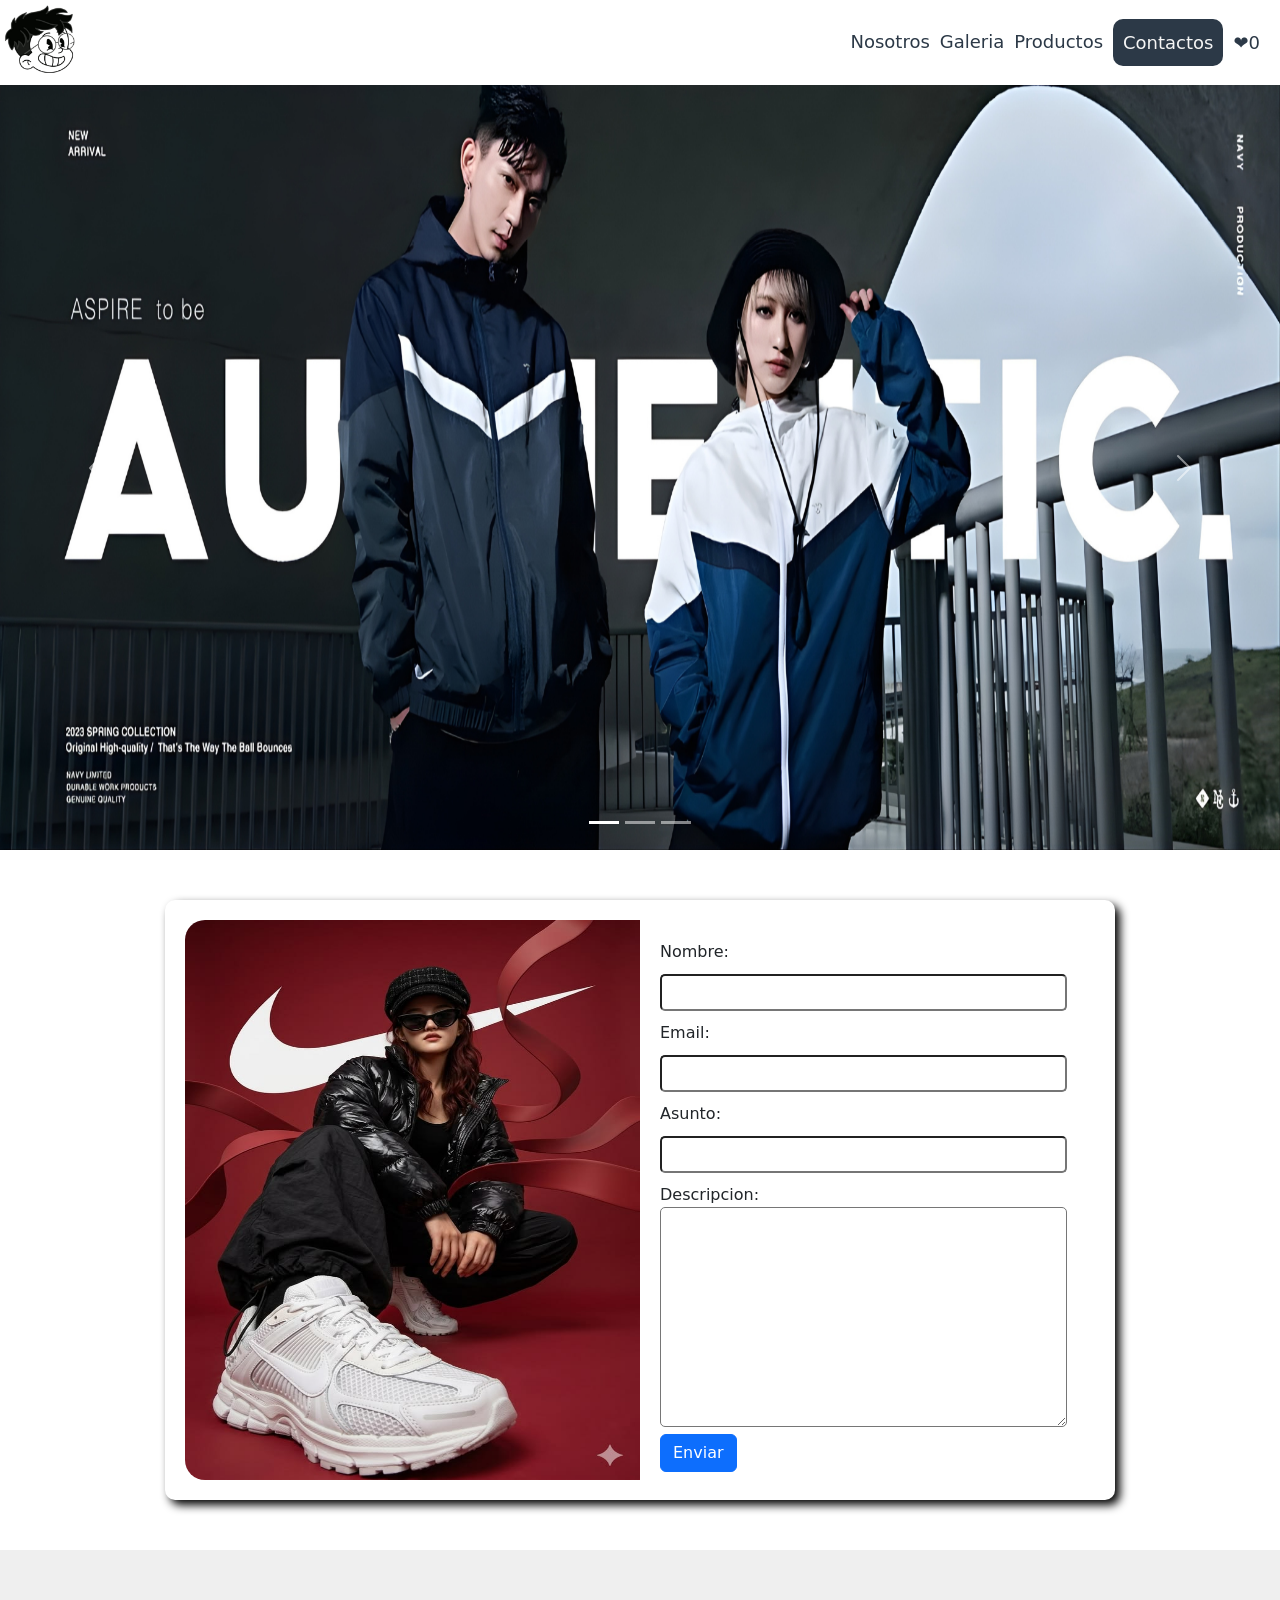
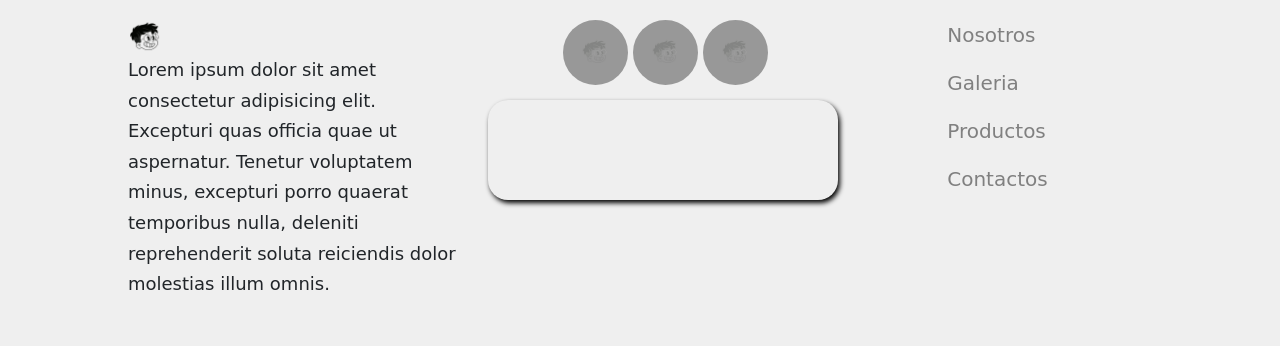
<file: Pages/Contactos.html>
<!DOCTYPE html>
<html lang="en">

<head>
    <meta charset="UTF-8">
    <meta name="viewport" content="width=device-width, initial-scale=1.0">
    <title>Urban S.A</title>
    <!-- Anexamos la Hoja de Estilos -->
    <link rel="stylesheet" href="../css/style.css">
    <link href="https://cdn.jsdelivr.net/npm/bootstrap@5.3.8/dist/css/bootstrap.min.css" rel="stylesheet"
        integrity="sha384-sRIl4kxILFvY47J16cr9ZwB07vP4J8+LH7qKQnuqkuIAvNWLzeN8tE5YBujZqJLB" crossorigin="anonymous">
</head>

<body>

    <!-- header.encabezado>img+nav.menu>a*4 + Enter -->
    <header class="encabezado">
        <img src="../src/Logo.png" alt="Logo" title="LogoTipo">
        <nav class="menu">
            <a href="" class="ayestaras">Nosotros</a>
            <a href="Pages/Galeria.html" class="ayestaras">Galeria</a>
            <a href="" class="ayestaras">Productos</a>
            <a href="" class="btncontactos">Contactos</a>
            <a href="" class="favorito">❤️<span id="fav">0</span></a>
        </nav>
    </header>



    <!-- Carousel de Bootstrap -->
    <div class="intermedio">
        <div id="carouselExampleIndicators" class="carousel slide">
            <div class="carousel-indicators">
                <button type="button" data-bs-target="#carouselExampleIndicators" data-bs-slide-to="0" class="active"
                    aria-current="true" aria-label="Slide 1"></button>
                <button type="button" data-bs-target="#carouselExampleIndicators" data-bs-slide-to="1"
                    aria-label="Slide 2"></button>
                <button type="button" data-bs-target="#carouselExampleIndicators" data-bs-slide-to="2"
                    aria-label="Slide 3"></button>
            </div>
            <div class="carousel-inner">
                <div class="carousel-item active">
                    <img src="../src/Intermedio/c.png" class="d-block w-100" alt="...">
                </div>
                <div class="carousel-item">
                    <img src="../src/Intermedio/a.png" class="d-block w-100" alt="...">
                </div>
                <div class="carousel-item">
                    <img src="../src/Intermedio/b.png" class="d-block w-100" alt="...">
                </div>
            </div>
            <button class="carousel-control-prev" type="button" data-bs-target="#carouselExampleIndicators"
                data-bs-slide="prev">
                <span class="carousel-control-prev-icon" aria-hidden="true"></span>
                <span class="visually-hidden">Previous</span>
            </button>
            <button class="carousel-control-next" type="button" data-bs-target="#carouselExampleIndicators"
                data-bs-slide="next">
                <span class="carousel-control-next-icon" aria-hidden="true"></span>
                <span class="visually-hidden">Next</span>
            </button>
        </div>
    </div>

    <main class="cuerpo">
        <div class="contenedor_contactos">
            <img src="../src/Galeria/6.jpg" alt="">
            <form action="">
                <label for="">Nombre:</label>
                <input type="text" name="" id="">
                <label for="">Email:</label>
                <input type="email" name="" id="">
                <label for="">Asunto:</label>
                <input type="text" name="" id="">
                <label for="">Descripcion:</label>
                <textarea name="" id=""></textarea>
                <button class="btn btn-primary">Enviar</button>
            </form>
        </div>

    </main>

    <footer>
        <div class="info">
            <img src="../src/Logo.png" alt="Logo">
            <p>Lorem ipsum dolor sit amet consectetur adipisicing elit. Excepturi quas officia quae ut aspernatur.
                Tenetur voluptatem minus, excepturi porro quaerat temporibus nulla, deleniti reprehenderit soluta
                reiciendis dolor molestias illum omnis.</p>
        </div>
        <div class="redes">
            <div>
                <img src="../src/Logo.png" alt="IG">
                <img src="../src/Logo.png" alt="Github">
                <img src="../src/Logo.png" alt="Whatsapp">
            </div>
            <div>
                <iframe
                    src="https://www.google.com/maps/embed?pb=!1m18!1m12!1m3!1d3274.6282444920153!2d-58.46701818888922!3d-34.84043837275716!2m3!1f0!2f0!3f0!3m2!1i1024!2i768!4f13.1!3m3!1m2!1s0x95bcd6aaca975e65%3A0x7e7f33de3d236b75!2sG%C3%BCemes%202051%2C%20B1842%20Monte%20Grande%2C%20Provincia%20de%20Buenos%20Aires!5e0!3m2!1ses-419!2sar!4v1777413991594!5m2!1ses-419!2sar"
                    width="600" height="450" style="border:0;" allowfullscreen="" loading="lazy"
                    referrerpolicy="no-referrer-when-downgrade"></iframe>
            </div>
        </div>
        <div class="nav">
            <a href="">Nosotros</a>
            <a href="">Galeria</a>
            <a href="">Productos</a>
            <a href="">Contactos</a>
        </div>
    </footer>


    <script type="module" src="../Scripts/main.js"></script>

    <script src="https://cdn.jsdelivr.net/npm/bootstrap@5.3.8/dist/js/bootstrap.bundle.min.js"
        integrity="sha384-FKyoEForCGlyvwx9Hj09JcYn3nv7wiPVlz7YYwJrWVcXK/BmnVDxM+D2scQbITxI"
        crossorigin="anonymous"></script>
</body>

</html>
</file>
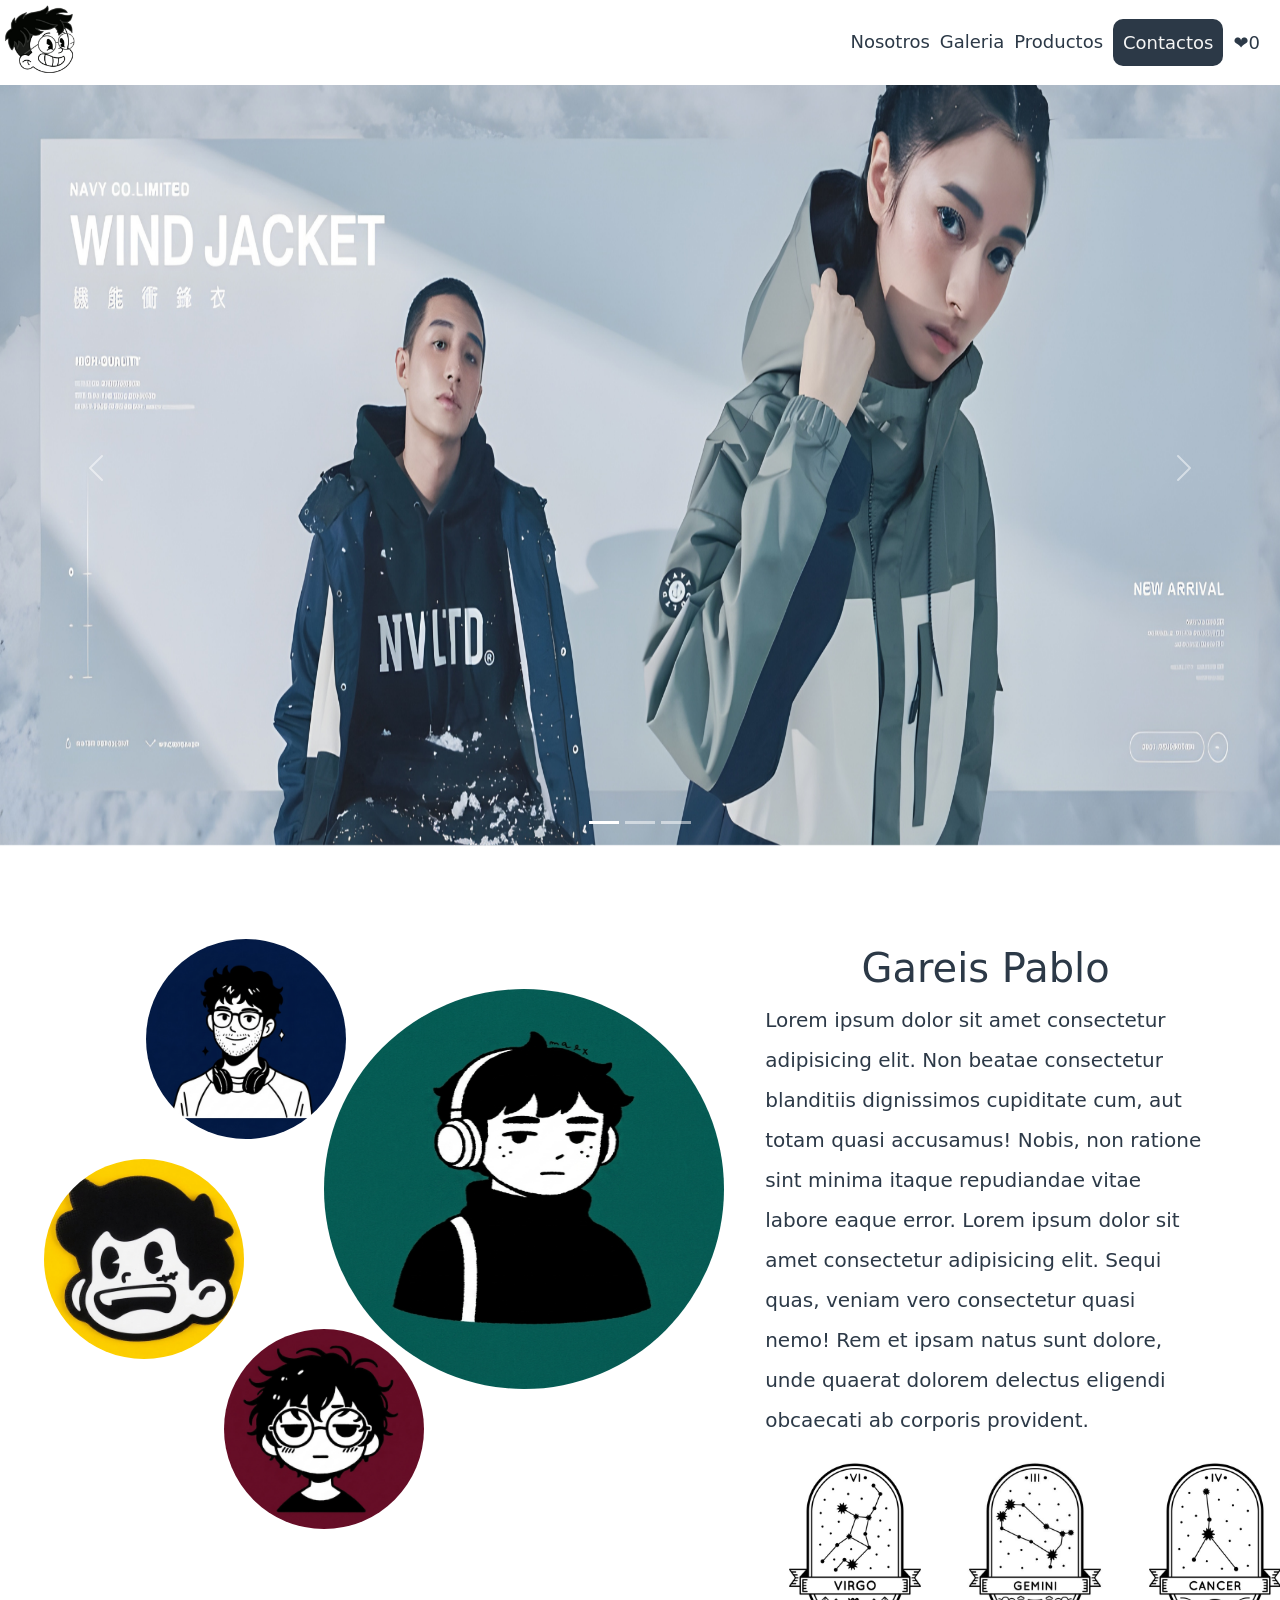
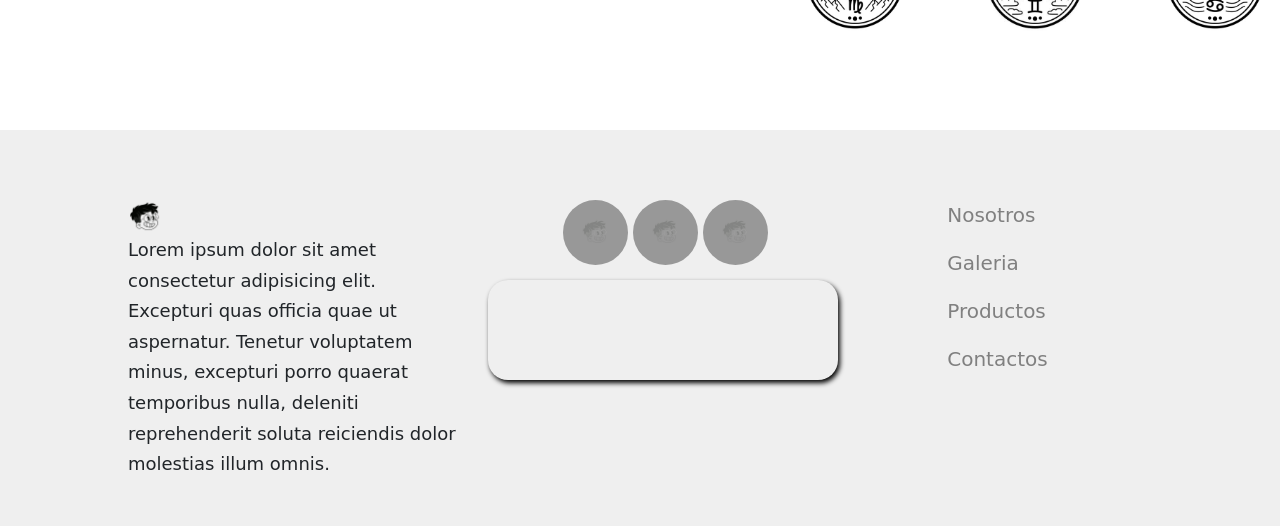
<file: Pages/Nosotros.html>
<!DOCTYPE html>
<html lang="en">

<head>
    <meta charset="UTF-8">
    <meta name="viewport" content="width=device-width, initial-scale=1.0">
    <title>Urban S.A</title>
    <!-- Anexamos la Hoja de Estilos -->
    <link rel="stylesheet" href="../css/style.css">
    <link href="https://cdn.jsdelivr.net/npm/bootstrap@5.3.8/dist/css/bootstrap.min.css" rel="stylesheet"
        integrity="sha384-sRIl4kxILFvY47J16cr9ZwB07vP4J8+LH7qKQnuqkuIAvNWLzeN8tE5YBujZqJLB" crossorigin="anonymous">
</head>

<body>

    <!-- header.encabezado>img+nav.menu>a*4 + Enter -->
    <header class="encabezado">
        <img src="../src/Logo.png" alt="Logo" title="LogoTipo">
        <nav class="menu">
            <a href="" class="ayestaras">Nosotros</a>
            <a href="Pages/Galeria.html" class="ayestaras">Galeria</a>
            <a href="" class="ayestaras">Productos</a>
            <a href="" class="btncontactos">Contactos</a>
            <a href="" class="favorito">❤️<span id="fav">0</span></a>
        </nav>
    </header>



    <!-- Carousel de Bootstrap -->
    <div class="intermedio">
        <div id="carouselExampleIndicators" class="carousel slide">
            <div class="carousel-indicators">
                <button type="button" data-bs-target="#carouselExampleIndicators" data-bs-slide-to="0" class="active"
                    aria-current="true" aria-label="Slide 1"></button>
                <button type="button" data-bs-target="#carouselExampleIndicators" data-bs-slide-to="1"
                    aria-label="Slide 2"></button>
                <button type="button" data-bs-target="#carouselExampleIndicators" data-bs-slide-to="2"
                    aria-label="Slide 3"></button>
            </div>
            <div class="carousel-inner">
                <div class="carousel-item active">
                    <img src="../src/Intermedio/b.png" class="d-block w-100" alt="...">
                </div>
                <div class="carousel-item">
                    <img src="../src/Intermedio/c.png" class="d-block w-100" alt="...">
                </div>
                <div class="carousel-item">
                    <img src="../src/Intermedio/a.png" class="d-block w-100" alt="...">
                </div>
            </div>
            <button class="carousel-control-prev" type="button" data-bs-target="#carouselExampleIndicators"
                data-bs-slide="prev">
                <span class="carousel-control-prev-icon" aria-hidden="true"></span>
                <span class="visually-hidden">Previous</span>
            </button>
            <button class="carousel-control-next" type="button" data-bs-target="#carouselExampleIndicators"
                data-bs-slide="next">
                <span class="carousel-control-next-icon" aria-hidden="true"></span>
                <span class="visually-hidden">Next</span>
            </button>
        </div>
    </div>

    <main class="cuerpo">
        <!-- section.contendor_nosotros>section.info_contenedor+section.img_nosotros>div.img1_nosotros*3 -->
        <section class="contendor_nosotros">
            <section class="img_nosotros">
                <div class="img1_nosotros foto">
                    <img src="../src/Nosotros/1.png" alt="">
                </div>
                <div class="img2_nosotros foto">
                    <img src="../src/Nosotros/2.png" alt="">
                </div>
                <div class="img3_nosotros foto">
                    <img src="../src/Nosotros/3.png" alt="">
                </div>
                <div class="img4_nosotros foto">
                    <img src="../src/Nosotros/4.png" alt="">
                </div>
            </section>
            <section class="info_nosotros">
                <h1>Gareis Pablo</h1>
                <p>Lorem ipsum dolor sit amet consectetur adipisicing elit. Non beatae consectetur blanditiis
                    dignissimos cupiditate cum, aut totam quasi accusamus! Nobis, non ratione sint minima itaque
                    repudiandae vitae labore eaque error.
                    Lorem ipsum dolor sit amet consectetur adipisicing elit. Sequi quas, veniam vero consectetur quasi
                    nemo! Rem et ipsam natus sunt dolore, unde quaerat dolorem delectus eligendi obcaecati ab corporis
                    provident.
                </p>
                <div class="signos">
                    <img src="../src/Nosotros/a.jpg" alt="Solar">
                    <img src="../src/Nosotros/cc.jpg" alt="Ascendente">
                    <img src="../src/Nosotros/b.jpg" alt="Lunar">
                </div>
            </section>
        </section>


    </main>

    <footer>
        <div class="info">
            <img src="../src/Logo.png" alt="Logo">
            <p>Lorem ipsum dolor sit amet consectetur adipisicing elit. Excepturi quas officia quae ut aspernatur.
                Tenetur voluptatem minus, excepturi porro quaerat temporibus nulla, deleniti reprehenderit soluta
                reiciendis dolor molestias illum omnis.</p>
        </div>
        <div class="redes">
            <div>
                <img src="../src/Logo.png" alt="IG">
                <img src="../src/Logo.png" alt="Github">
                <img src="../src/Logo.png" alt="Whatsapp">
            </div>
            <div>
                <iframe
                    src="https://www.google.com/maps/embed?pb=!1m18!1m12!1m3!1d3274.6282444920153!2d-58.46701818888922!3d-34.84043837275716!2m3!1f0!2f0!3f0!3m2!1i1024!2i768!4f13.1!3m3!1m2!1s0x95bcd6aaca975e65%3A0x7e7f33de3d236b75!2sG%C3%BCemes%202051%2C%20B1842%20Monte%20Grande%2C%20Provincia%20de%20Buenos%20Aires!5e0!3m2!1ses-419!2sar!4v1777413991594!5m2!1ses-419!2sar"
                    width="600" height="450" style="border:0;" allowfullscreen="" loading="lazy"
                    referrerpolicy="no-referrer-when-downgrade"></iframe>
            </div>
        </div>
        <div class="nav">
            <a href="">Nosotros</a>
            <a href="">Galeria</a>
            <a href="">Productos</a>
            <a href="">Contactos</a>
        </div>
    </footer>


    <script type="module" src="../Scripts/main.js"></script>

    <script src="https://cdn.jsdelivr.net/npm/bootstrap@5.3.8/dist/js/bootstrap.bundle.min.js"
        integrity="sha384-FKyoEForCGlyvwx9Hj09JcYn3nv7wiPVlz7YYwJrWVcXK/BmnVDxM+D2scQbITxI"
        crossorigin="anonymous"></script>
</body>

</html>
</file>
<file: css/style.css>
* {
    /* Quitamos los márgenes y rellenos predeterminados */
    margin: 0;
    padding: 0;
    box-sizing: border-box;
}

.encabezado {
    /* Altura */
    height: 85px;
    /* background: blue; */
    /* Flex para ubicar los elementos */
    display: flex;
    /* Sirve para distribuir el espacio entre los elementos */
    justify-content: space-between;
}

.encabezado img {
    /* Transición para el efecto de hover */
    transition: 0.5s ease-in-out;
}

.encabezado img:hover {
    /* Sombra ----------> derecho, abajo, profundiad , color */
    filter: drop-shadow(1px 1px 1px black);
    /* Transformación de escala de imagen  */
    transform: scale(0.9);
}

.menu {
    display: flex;
    /* Alineación vertical */
    align-items: center;
    /* Margen derecho */
    margin-right: 10px;
}

.menu a {
    margin-right: 10px;
    /* Quitamos la decoración del texto */
    text-decoration: none;
    /* Tamaño de fuente */
    font-size: 18px;
    /* Color del texto */
    color: #2C3947;
}

.btncontactos {
    /* Color de fondo */
    background: #2C3947;
    padding: 10px;
    /* Radio de borde */
    border-radius: 10px;
    color: whitesmoke !important;
    transition: 0.5s ease-in-out;
}

.btncontactos:hover {
    transform: scale(0.9);
}

.ayestaras {
    padding-bottom: 3px;
}

.ayestaras:hover {
    border-bottom: 5px solid;
    border-image: linear-gradient(to right, #fff, #2C3947)1;
}

.carousel-inner img {
    height: 85vh;
}

.contenedor {
    width: 100%;
    padding: 40px;
    display: flex;
    /* Distribución de los elementos en múltiples filas */
    flex-wrap: wrap;
    justify-content: center;
    /* Espacio entre los elementos */
    gap: 25px;
    background: #f5f5f5;
}

.Tarjetas {
    width: 300px;
    background: white;
    border-radius: 18px;
    padding: 20px;
    box-shadow: 0px 8px 20px rgba(0, 0, 0, 0.12);
    transition: 0.3s;
    /* Ocultar el contenido que excede el contenedor */
    overflow: hidden;
}

.Tarjetas:hover {
    transform: translateY(-8px);
    box-shadow: 0px 12px 25px rgba(0, 0, 0, 0.18);
}

.Tarjetas img {
    width: 100%;
    height: 220px;
    object-fit: cover;
    border-radius: 12px;
    margin-bottom: 15px;
}

.Tarjetas h1 {
    font-size: 24px;
    color: #222;
    /* Margen inferior */
    margin-bottom: 10px;
}

.Tarjetas h2 {
    font-size: 22px;
    color: green;
    margin-bottom: 10px;
}

.Tarjetas p {
    font-size: 16px;
    color: #555;
    margin-bottom: 10px;
}

.Tarjetas h3 {
    width: 118px;
    background: #0d6efd;
    color: white;
    padding: 8px 15px;
    border-radius: 30px;
    font-size: 15px;
    margin-top: 10px;
}

.contenedor_form {
    margin: 50px auto;
    width: 400px;
    height: 100px;
    box-shadow: 2px 5px 5px black;
    padding: 25px;
    border-radius: 20px;
}

.contenedor_form input {
    border-radius: 10px;
    height: 35px;
}

.contenedor_form button {
    height: 40px;
    width: 90px;
    border-radius: 15px;
    background-color: #2C3947;
    color: whitesmoke;
    transition: 0.5s ease-in-out;
}

.contenedor_form button:hover {
    background: linear-gradient(to right, #f1f1f1, #2C3947);
    transform: scale(0.9);
    box-shadow: 1px 1px 3px black;
}

footer {
    background: #efefef;
    padding: 70px 10% 30px;
    display: flex;
    justify-content: space-between;
    align-items: flex-start;
    flex-wrap: wrap;
    gap: 40px;
}



.info {
    width: 33%;
}

.nav {
    width: 20%;
    display: flex;
    flex-direction: column;
}

.redes {
    width: 28%;
    display: flex;
    flex-direction: column;
}

.redes iframe {
    width: 350px;
    height: 100px;
    border-radius: 20px;
    margin-left: -75px;
    margin-top: 15px;
    box-shadow: 2px 3px 5px black;

}

.info img {
    width: 35px;
    vertical-align: middle;
}

.info h2 {
    display: inline-block;
    margin-left: 10px;
    font-size: 38px;
    color: #d48a2f;
    margin-bottom: 25px;
}

.info p {
    font-size: 18px;
    line-height: 1.7;
    max-width: 470px;
}

.nav h1 {
    font-size: 42px;
    margin-bottom: 25px;
}

.nav a {
    display: block;
    margin-bottom: 18px;
    text-decoration: none;
    color: gray;
    font-size: 20px;
}

.redes h1 {
    font-size: 42px;
    margin-bottom: 20px;
}

.redes .iconos {
    display: flex;
    gap: 18px;
}

.redes img {
    width: 65px;
    height: 65px;
    padding: 18px;
    border-radius: 50%;
    background: #2f2f2f;
    object-fit: contain;
    opacity: 0.45;
    transition: 0.4s ease;
    cursor: pointer;
}

.redes img:hover {
    opacity: 1;
    background: #156ef5;
    transform: translateY(-6px) scale(1.08);
}


.btnfav {
    border: none;
    background: transparent;
    transition: all 0.5s ease-in-out;
}

.btnfav:hover {
    transform: scale(1.1);
    filter: drop-shadow(1px 1px 2px red);
}

@media (max-width:750px) {
    .encabezado {
        display: flex;
        flex-direction: column;
        height: auto;
        align-items: center;
    }

    .encabezado img {
        width: 150px;
        height: 150px;
        margin: 5px auto;
    }

    .menu {
        display: flex;
        flex-direction: column;
        margin: 10px auto;
    }

    .menu a {
        gap: 10px;
        margin: 8px auto;
        font-size: 20px;
    }

    footer {
        display: flex;
        flex-direction: column;
        align-items: center;
    }

    .info p {
        font-size: 18px;
        line-height: 35px;
    }
}

/* --- Sector de Galeria --- */
.img1 {
    grid-area: img1;
}

.img2 {
    grid-area: img2;
}

.img3 {
    grid-area: img3;
}

.img4 {
    grid-area: img4;
}

.img5 {
    grid-area: img5;
}

.img6 {
    grid-area: img6;
}

.galeria {
    width: 100%;
    height: 100%;
    margin: 50px auto;
    display: grid;
    grid-template-areas:
        "img1 img2 img3 img3"
        "img5 img2 img4 img6"
        "img5 img2 img4 img6";

    grid-template-columns: repeat(4, 1fr);
    grid-auto-rows: repeat(3, 250px);
    gap: 15px;
    padding: 0 5%;
}

.galeria img {
    width: 100%;
    height: 100%;
    object-fit: cover;
    display: block;
    transition: 1s ease-in-out;
    border-radius: 30px;
}

/* EFECTO HOVER */
.galeria img:hover {
    transform: scale(0.9);
    box-shadow: 0 18px 40px rgba(0, 0, 0, 0.3);
}

/* ---> Sector Nosotros <--- */
.contendor_nosotros {
    display: flex;
    justify-content: space-between;
    width: 100%;
    height: 100%;
    margin: 20px auto;
    padding: 5%;
}

.img_nosotros {
    position: relative;
    width: 100%;
    height: 450px;
    display: block;
    max-width: 600px;
    margin-left: auto;
    margin-right: auto;
    margin-bottom: 65px;
    padding: 0 3%;
}

.img_nosotros img {
    width: 100%;
    height: 100%;
    border-radius: 50%;
    margin: 50px auto;
    /* no */
    /* overflow: hidden;
    position: absolute;
    display: block; */
}

.img1_nosotros {
    width: 400px;
    height: 400px;
    margin-left: 180px;
    margin-top: 5px;
}

.img2_nosotros {
    width: 200px;
    height: 200px;
    margin-left: 2px;
    margin-top: -450px;
}

.img3_nosotros {
    width: 200px;
    height: 200px;
    margin-left: -100px;
    margin-top: 20px;
}

.img4_nosotros {
    width: 200px;
    height: 200px;
    margin-left: 80px;
    margin-top: -30px;

}

.info_nosotros{
    display: flex;
    flex-direction: column;
    width: 40%;
    padding: 10px;
}

.info_nosotros h1{
    color: #2C3947;
    font-family: 35px;
    text-align: center;
}

.info_nosotros p{
    line-height: 40px;
    font-size: 20px;
    color: #2C3947;
}

.signos{
    display: flex;
    max-width: 180px;
    justify-content: space-between;
    
}

.signos img{
    width: 100%;
    border-radius: 50%;
    object-fit: cover;
}

.iconos{
    display: flex;
    justify-content: center;
    gap: 0 15px;
    margin: 20px auto;
}

.iconos img{
    width: 80px;
    height: 80px;
    object-fit: cover;
    transition: all 0.6s ease-in-out;
}

.iconos img:hover{
    transform: scale(0.9);
    filter: drop-shadow(2px 2px 5px black);
}

.contenedor_contactos{
    width: 950px;
    height: 600px;
    border-radius: 10px;
    padding: 20px;
    margin: 50px auto;
    display: flex;
    justify-content: space-between;
    box-shadow: 5px 5px 10px black;
}

.contenedor_contactos img{
    border-radius: 20px 0 0 20px;
    width: 50%;
}
 form{
    padding: 20px;
    width: 50%;
 }

 form input{
    font-size: 22px;
    width: 98%;
    border-radius: 5px;
    margin: 10px 0;
 }

 form textarea{
    font-size: 22px;
    width: 98%;
    height: 220px;
    border-radius: 5px;
 }
</file>
